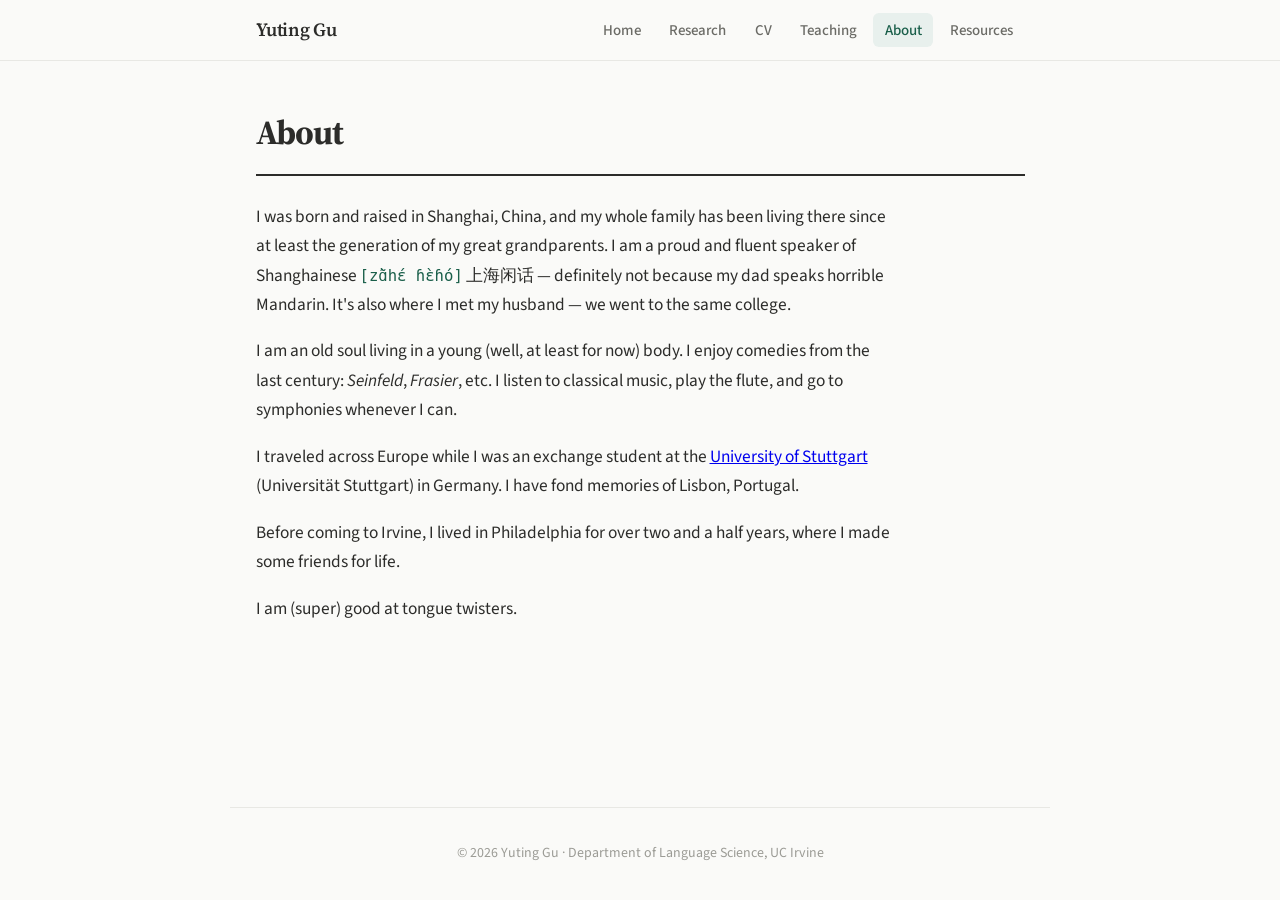
<file: about.html>
<!DOCTYPE html>
<html lang="en">
<head>
  <meta charset="UTF-8">
  <meta name="viewport" content="width=device-width, initial-scale=1.0">
  <title>About — Yuting Gu</title>
  <link rel="preconnect" href="https://fonts.googleapis.com">
  <link href="https://fonts.googleapis.com/css2?family=Source+Serif+4:opsz,wght@8..60,400;8..60,600;8..60,700&family=Source+Sans+3:wght@400;500;600&display=swap" rel="stylesheet">
  <link rel="stylesheet" href="style.css">
</head>
<body>
  <nav>
    <div class="nav-inner">
      <a href="index.html" class="nav-name">Yuting Gu</a>
      <button class="hamburger" onclick="document.querySelector('.nav-links').classList.toggle('open')" aria-label="Menu">
        <span></span><span></span><span></span>
      </button>
      <ul class="nav-links">
        <li><a href="index.html">Home</a></li>
        <li><a href="research.html">Research</a></li>
        <li><a href="cv.html">CV</a></li>
        <li><a href="teaching.html">Teaching</a></li>
        <li><a href="about.html" class="active">About</a></li>
        <li><a href="resources.html">Resources</a></li>
      </ul>
    </div>
  </nav>

  <main>
    <h1 class="page-title">About</h1>

    <div class="about-content">
      <p>
        I was born and raised in Shanghai, China, and my whole family has been living there since
        at least the generation of my great grandparents. I am a proud and fluent speaker of
        Shanghainese <span class="ipa">[zɑ̃̀hɛ́ ɦɛ̀ɦó]</span> 上海闲话 &mdash; definitely not
        because my dad speaks horrible Mandarin. It's also where I met my husband — we went to the same college. 
      </p>

      <p>
        I am an old soul living in a young (well, at least for now) body. I enjoy comedies from
        the last century: <em>Seinfeld</em>, <em>Frasier</em>, etc. I listen to classical music,
        play the flute, and go to symphonies whenever I can.
      </p>

      <p>
        I traveled across Europe while I was an exchange student at the
        <a href="https://www.uni-stuttgart.de/en/">University of Stuttgart</a> (Universit&auml;t Stuttgart)
        in Germany. I have fond memories of Lisbon, Portugal.
      </p>

      <p>
        Before coming to Irvine, I lived in Philadelphia for over two and a half years, where I made some friends for life.
      </p>

      <p>
        I am (super) good at tongue twisters.
      </p>
    </div>
  </main>

  <footer>
    &copy; 2026 Yuting Gu &middot; Department of Language Science, UC Irvine
  </footer>
</body>
</html>
</file>
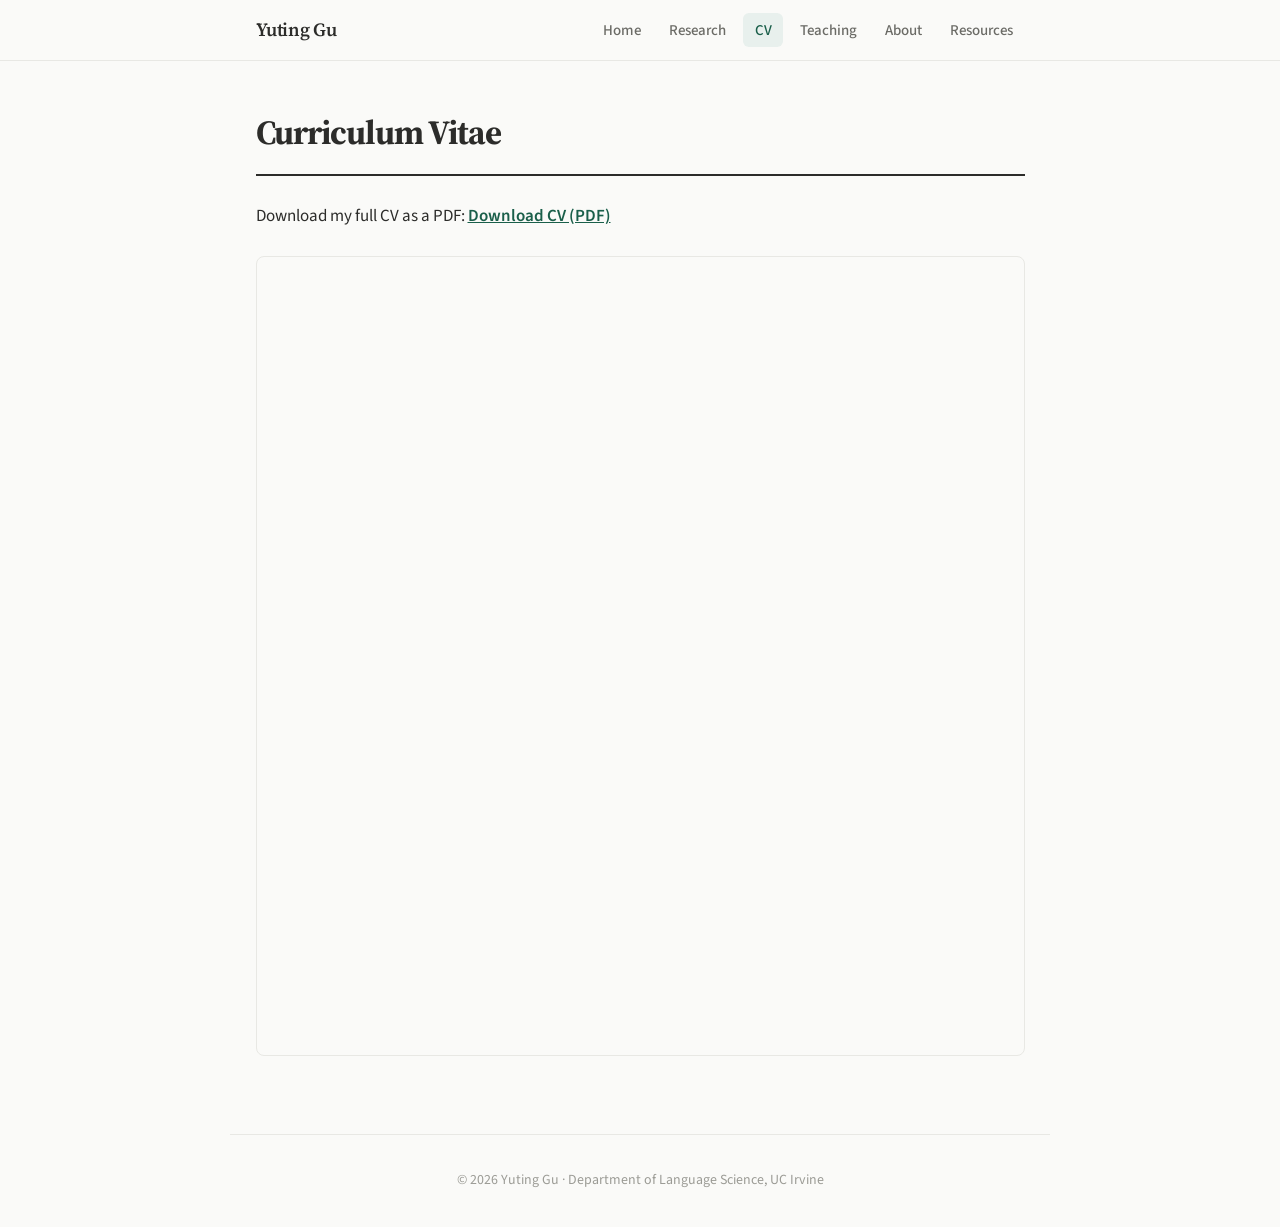
<file: cv.html>
<!DOCTYPE html>
<html lang="en">
<head>
  <meta charset="UTF-8">
  <meta name="viewport" content="width=device-width, initial-scale=1.0">
  <title>CV — Yuting Gu</title>
  <link rel="preconnect" href="https://fonts.googleapis.com">
  <link href="https://fonts.googleapis.com/css2?family=Source+Serif+4:opsz,wght@8..60,400;8..60,600;8..60,700&family=Source+Sans+3:wght@400;500;600&display=swap" rel="stylesheet">
  <link rel="stylesheet" href="style.css">
</head>
<body>
  <nav>
    <div class="nav-inner">
      <a href="index.html" class="nav-name">Yuting Gu</a>
      <button class="hamburger" onclick="document.querySelector('.nav-links').classList.toggle('open')" aria-label="Menu">
        <span></span><span></span><span></span>
      </button>
      <ul class="nav-links">
        <li><a href="index.html">Home</a></li>
        <li><a href="research.html">Research</a></li>
        <li><a href="cv.html" class="active">CV</a></li>
        <li><a href="teaching.html">Teaching</a></li>
        <li><a href="about.html">About</a></li>
        <li><a href="resources.html">Resources</a></li>
      </ul>
    </div>
  </nav>
  <main>
    <h1 class="page-title">Curriculum Vitae</h1>
    <p>Download my full CV as a PDF: <a href="cv.pdf?v=2" style="color: var(--color-accent); font-weight: 600;">Download CV (PDF)</a></p>
    <div style="margin-top: 1.5rem;">
      <iframe src="cv.pdf?v=2" width="100%" height="800" style="border: 1px solid var(--color-border); border-radius: 8px;"></iframe>
    </div>
  </main>
  <footer>
    &copy; 2026 Yuting Gu &middot; Department of Language Science, UC Irvine
  </footer>
</body>
</html>
</file>
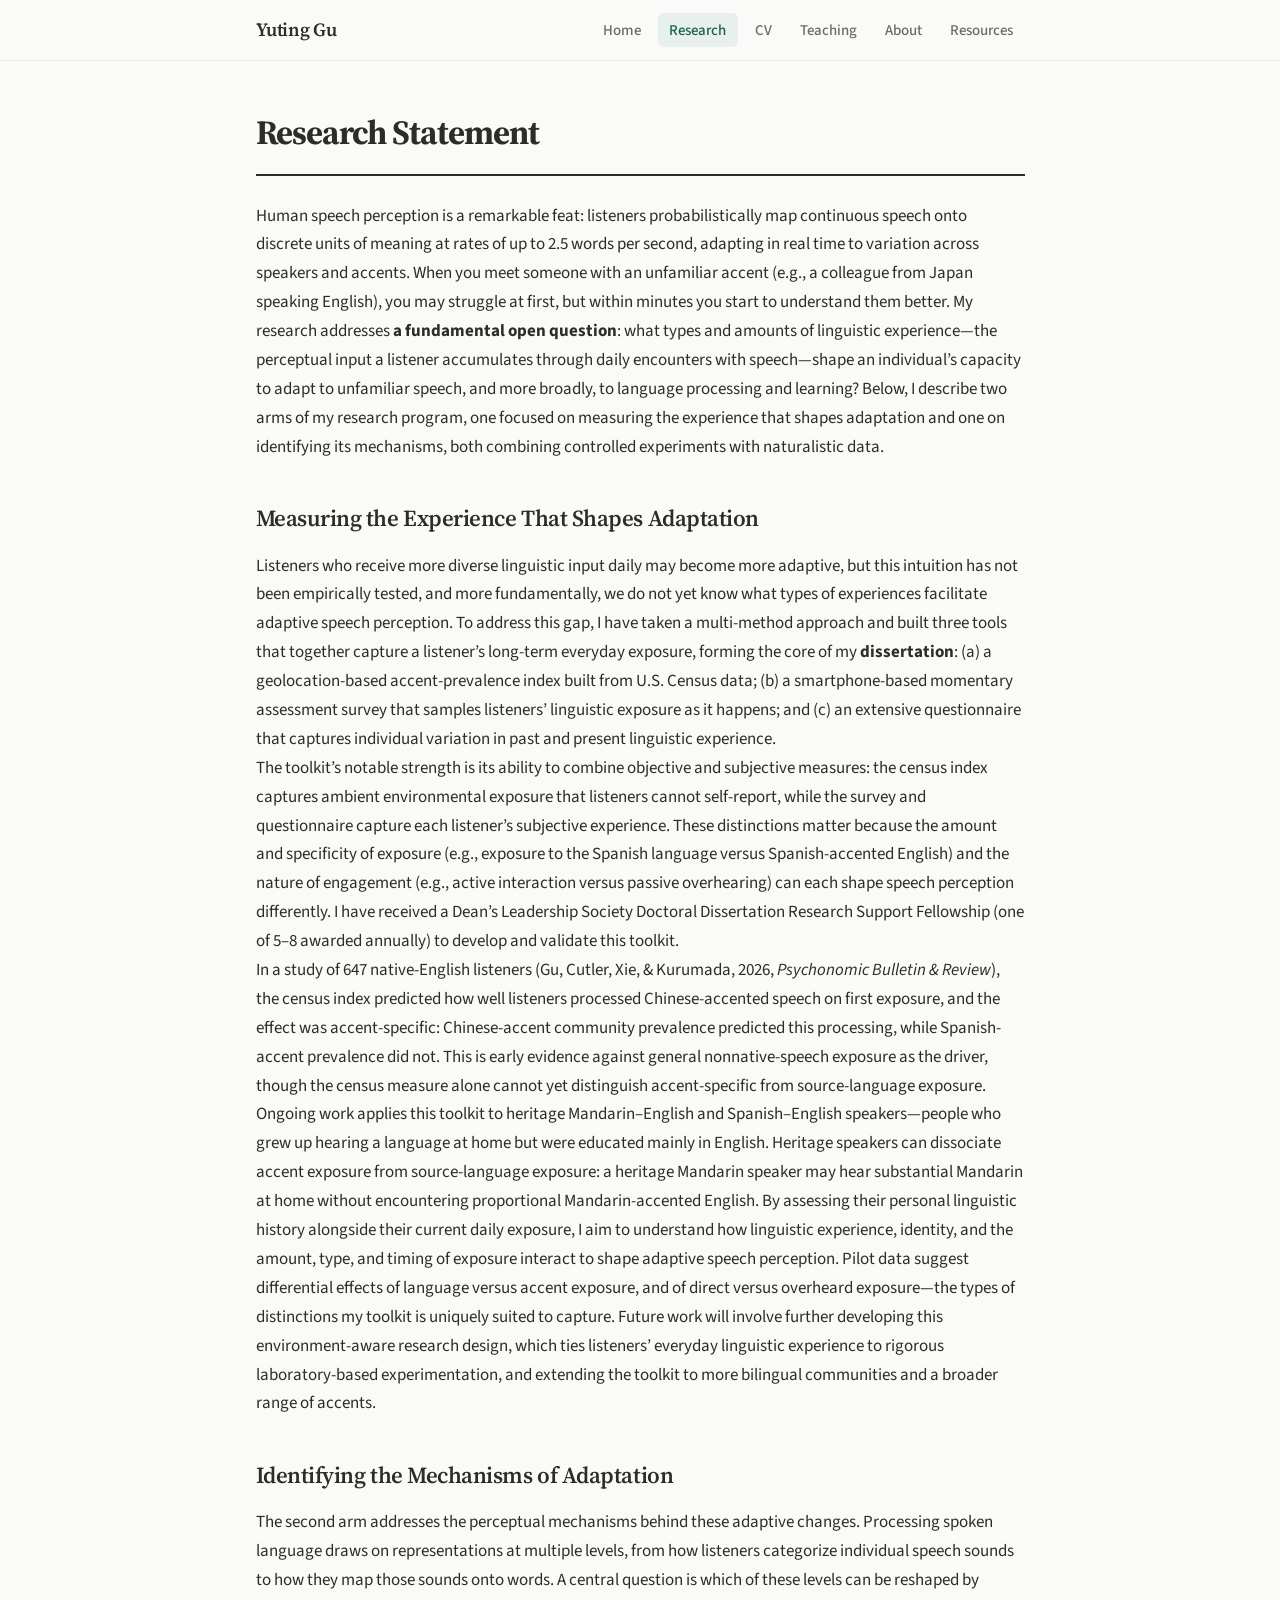
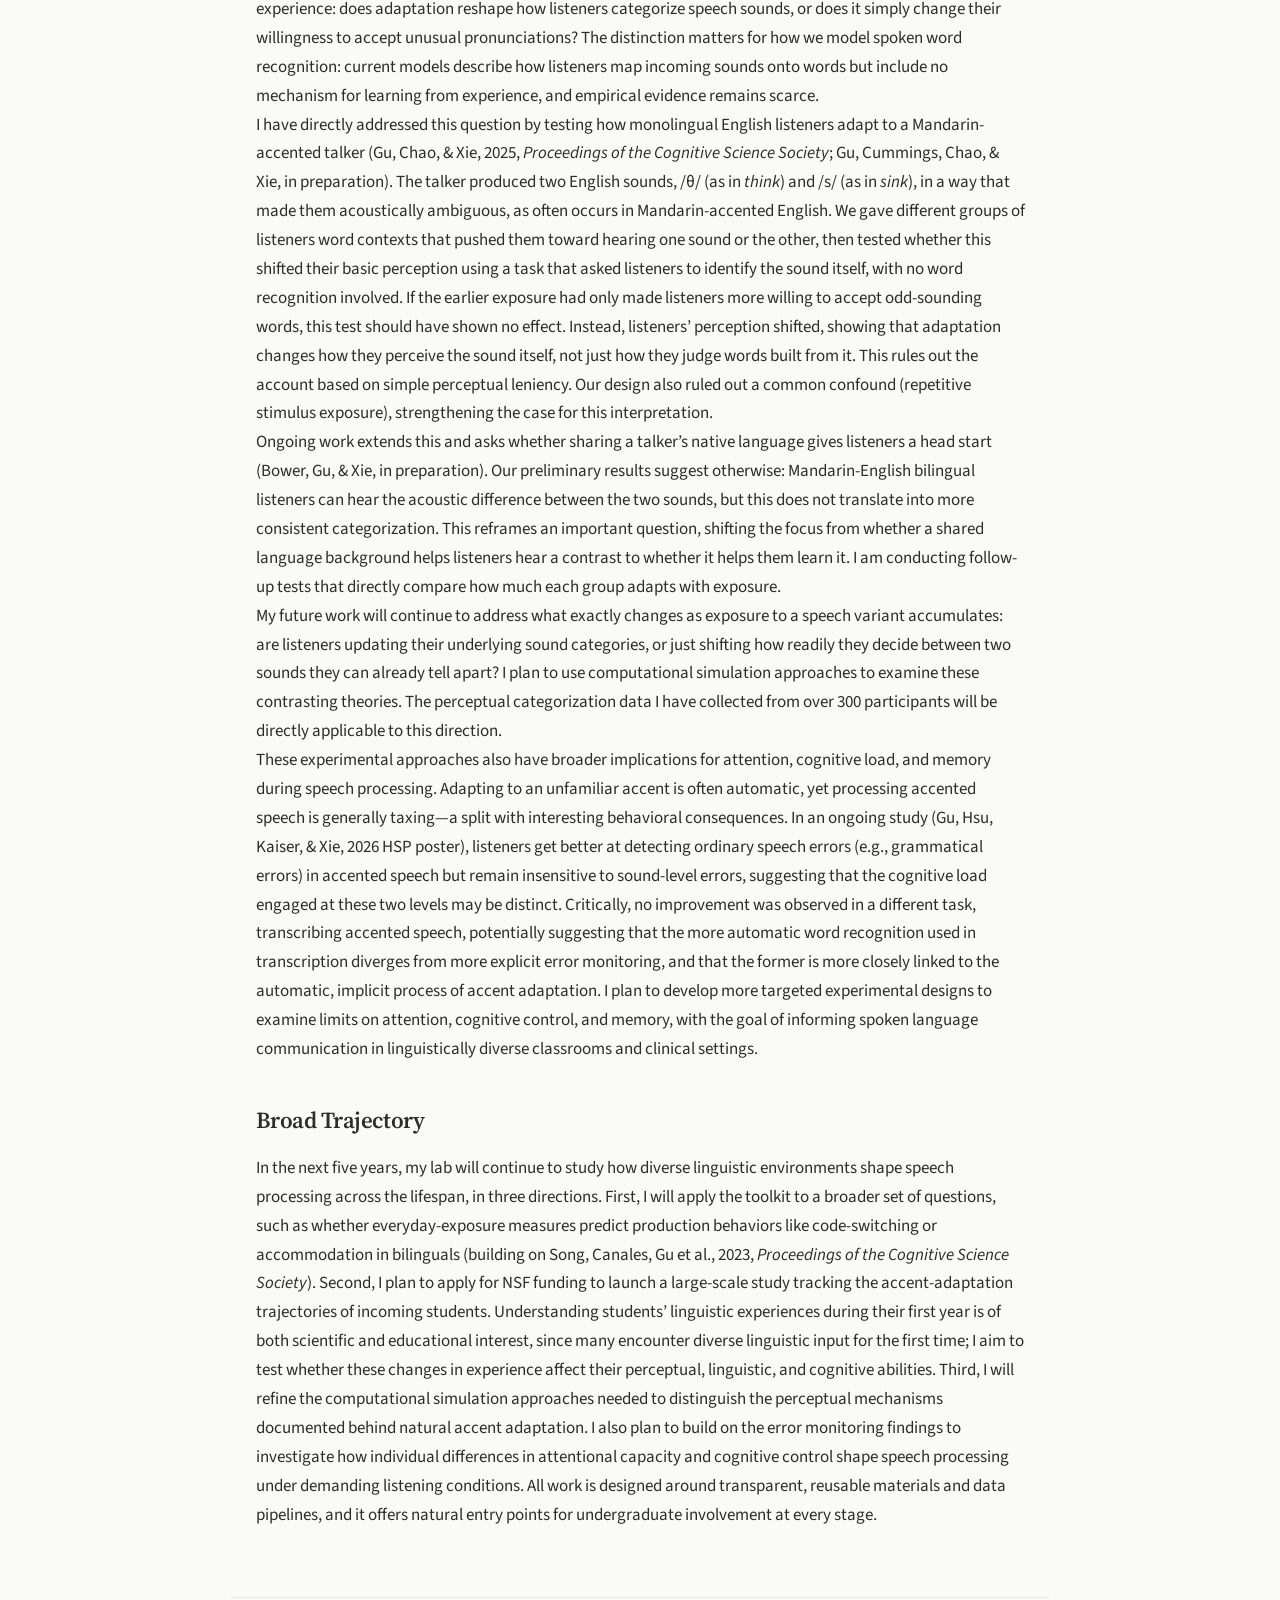
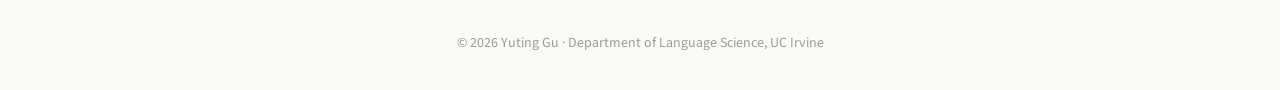
<file: research-statement.html>
<!DOCTYPE html>
<html lang="en">
<head>
  <meta charset="UTF-8">
  <meta name="viewport" content="width=device-width, initial-scale=1.0">
  <title>Research Statement — Yuting Gu</title>
  <link rel="preconnect" href="https://fonts.googleapis.com">
  <link href="https://fonts.googleapis.com/css2?family=Source+Serif+4:opsz,wght@8..60,400;8..60,600;8..60,700&family=Source+Sans+3:wght@400;500;600&display=swap" rel="stylesheet">
  <link rel="stylesheet" href="style.css">
</head>
<body>
  <nav>
    <div class="nav-inner">
      <a href="index.html" class="nav-name">Yuting Gu</a>
      <button class="hamburger" onclick="document.querySelector('.nav-links').classList.toggle('open')" aria-label="Menu">
        <span></span><span></span><span></span>
      </button>
      <ul class="nav-links">
        <li><a href="index.html">Home</a></li>
        <li><a href="research.html" class="active">Research</a></li>
        <li><a href="cv.html">CV</a></li>
        <li><a href="teaching.html">Teaching</a></li>
        <li><a href="about.html">About</a></li>
        <li><a href="resources.html">Resources</a></li>
      </ul>
    </div>
  </nav>

  <main>
    <h1 class="page-title">Research Statement</h1>

    <p>Human speech perception is a remarkable feat: listeners probabilistically map continuous speech onto discrete units of meaning at rates of up to 2.5 words per second, adapting in real time to variation across speakers and accents. When you meet someone with an unfamiliar accent (e.g., a colleague from Japan speaking English), you may struggle at first, but within minutes you start to understand them better. My research addresses <strong>a fundamental open question</strong>: what types and amounts of linguistic experience&mdash;the perceptual input a listener accumulates through daily encounters with speech&mdash;shape an individual&rsquo;s capacity to adapt to unfamiliar speech, and more broadly, to language processing and learning? Below, I describe two arms of my research program, one focused on measuring the experience that shapes adaptation and one on identifying its mechanisms, both combining controlled experiments with naturalistic data.</p>

    <h2>Measuring the Experience That Shapes Adaptation</h2>

    <p>Listeners who receive more diverse linguistic input daily may become more adaptive, but this intuition has not been empirically tested, and more fundamentally, we do not yet know what types of experiences facilitate adaptive speech perception. To address this gap, I have taken a multi-method approach and built three tools that together capture a listener&rsquo;s long-term everyday exposure, forming the core of my <strong>dissertation</strong>: (a) a geolocation-based accent-prevalence index built from U.S. Census data; (b) a smartphone-based momentary assessment survey that samples listeners&rsquo; linguistic exposure as it happens; and (c) an extensive questionnaire that captures individual variation in past and present linguistic experience.</p>

    <p>The toolkit&rsquo;s notable strength is its ability to combine objective and subjective measures: the census index captures ambient environmental exposure that listeners cannot self-report, while the survey and questionnaire capture each listener&rsquo;s subjective experience. These distinctions matter because the amount and specificity of exposure (e.g., exposure to the Spanish language versus Spanish-accented English) and the nature of engagement (e.g., active interaction versus passive overhearing) can each shape speech perception differently. I have received a Dean&rsquo;s Leadership Society Doctoral Dissertation Research Support Fellowship (one of 5&ndash;8 awarded annually) to develop and validate this toolkit.</p>

    <p>In a study of 647 native-English listeners (Gu, Cutler, Xie, &amp; Kurumada, 2026, <em>Psychonomic Bulletin &amp; Review</em>), the census index predicted how well listeners processed Chinese-accented speech on first exposure, and the effect was accent-specific: Chinese-accent community prevalence predicted this processing, while Spanish-accent prevalence did not. This is early evidence against general nonnative-speech exposure as the driver, though the census measure alone cannot yet distinguish accent-specific from source-language exposure.</p>

    <p>Ongoing work applies this toolkit to heritage Mandarin&ndash;English and Spanish&ndash;English speakers&mdash;people who grew up hearing a language at home but were educated mainly in English. Heritage speakers can dissociate accent exposure from source-language exposure: a heritage Mandarin speaker may hear substantial Mandarin at home without encountering proportional Mandarin-accented English. By assessing their personal linguistic history alongside their current daily exposure, I aim to understand how linguistic experience, identity, and the amount, type, and timing of exposure interact to shape adaptive speech perception. Pilot data suggest differential effects of language versus accent exposure, and of direct versus overheard exposure&mdash;the types of distinctions my toolkit is uniquely suited to capture. Future work will involve further developing this environment-aware research design, which ties listeners&rsquo; everyday linguistic experience to rigorous laboratory-based experimentation, and extending the toolkit to more bilingual communities and a broader range of accents.</p>

    <h2>Identifying the Mechanisms of Adaptation</h2>

    <p>The second arm addresses the perceptual mechanisms behind these adaptive changes. Processing spoken language draws on representations at multiple levels, from how listeners categorize individual speech sounds to how they map those sounds onto words. A central question is which of these levels can be reshaped by experience: does adaptation reshape how listeners categorize speech sounds, or does it simply change their willingness to accept unusual pronunciations? The distinction matters for how we model spoken word recognition: current models describe how listeners map incoming sounds onto words but include no mechanism for learning from experience, and empirical evidence remains scarce.</p>

    <p>I have directly addressed this question by testing how monolingual English listeners adapt to a Mandarin-accented talker (Gu, Chao, &amp; Xie, 2025, <em>Proceedings of the Cognitive Science Society</em>; Gu, Cummings, Chao, &amp; Xie, in preparation). The talker produced two English sounds, /&theta;/ (as in <em>think</em>) and /s/ (as in <em>sink</em>), in a way that made them acoustically ambiguous, as often occurs in Mandarin-accented English. We gave different groups of listeners word contexts that pushed them toward hearing one sound or the other, then tested whether this shifted their basic perception using a task that asked listeners to identify the sound itself, with no word recognition involved. If the earlier exposure had only made listeners more willing to accept odd-sounding words, this test should have shown no effect. Instead, listeners&rsquo; perception shifted, showing that adaptation changes how they perceive the sound itself, not just how they judge words built from it. This rules out the account based on simple perceptual leniency. Our design also ruled out a common confound (repetitive stimulus exposure), strengthening the case for this interpretation.</p>

    <p>Ongoing work extends this and asks whether sharing a talker&rsquo;s native language gives listeners a head start (Bower, Gu, &amp; Xie, in preparation). Our preliminary results suggest otherwise: Mandarin-English bilingual listeners can hear the acoustic difference between the two sounds, but this does not translate into more consistent categorization. This reframes an important question, shifting the focus from whether a shared language background helps listeners hear a contrast to whether it helps them learn it. I am conducting follow-up tests that directly compare how much each group adapts with exposure.</p>

    <p>My future work will continue to address what exactly changes as exposure to a speech variant accumulates: are listeners updating their underlying sound categories, or just shifting how readily they decide between two sounds they can already tell apart? I plan to use computational simulation approaches to examine these contrasting theories. The perceptual categorization data I have collected from over 300 participants will be directly applicable to this direction.</p>

    <p>These experimental approaches also have broader implications for attention, cognitive load, and memory during speech processing. Adapting to an unfamiliar accent is often automatic, yet processing accented speech is generally taxing&mdash;a split with interesting behavioral consequences. In an ongoing study (Gu, Hsu, Kaiser, &amp; Xie, 2026 HSP poster), listeners get better at detecting ordinary speech errors (e.g., grammatical errors) in accented speech but remain insensitive to sound-level errors, suggesting that the cognitive load engaged at these two levels may be distinct. Critically, no improvement was observed in a different task, transcribing accented speech, potentially suggesting that the more automatic word recognition used in transcription diverges from more explicit error monitoring, and that the former is more closely linked to the automatic, implicit process of accent adaptation. I plan to develop more targeted experimental designs to examine limits on attention, cognitive control, and memory, with the goal of informing spoken language communication in linguistically diverse classrooms and clinical settings.</p>

    <h2>Broad Trajectory</h2>

    <p>In the next five years, my lab will continue to study how diverse linguistic environments shape speech processing across the lifespan, in three directions. First, I will apply the toolkit to a broader set of questions, such as whether everyday-exposure measures predict production behaviors like code-switching or accommodation in bilinguals (building on Song, Canales, Gu et al., 2023, <em>Proceedings of the Cognitive Science Society</em>). Second, I plan to apply for NSF funding to launch a large-scale study tracking the accent-adaptation trajectories of incoming students. Understanding students&rsquo; linguistic experiences during their first year is of both scientific and educational interest, since many encounter diverse linguistic input for the first time; I aim to test whether these changes in experience affect their perceptual, linguistic, and cognitive abilities. Third, I will refine the computational simulation approaches needed to distinguish the perceptual mechanisms documented behind natural accent adaptation. I also plan to build on the error monitoring findings to investigate how individual differences in attentional capacity and cognitive control shape speech processing under demanding listening conditions. All work is designed around transparent, reusable materials and data pipelines, and it offers natural entry points for undergraduate involvement at every stage.</p>
  </main>

  <footer>
    &copy; 2026 Yuting Gu &middot; Department of Language Science, UC Irvine
  </footer>
</body>
</html>
</file>
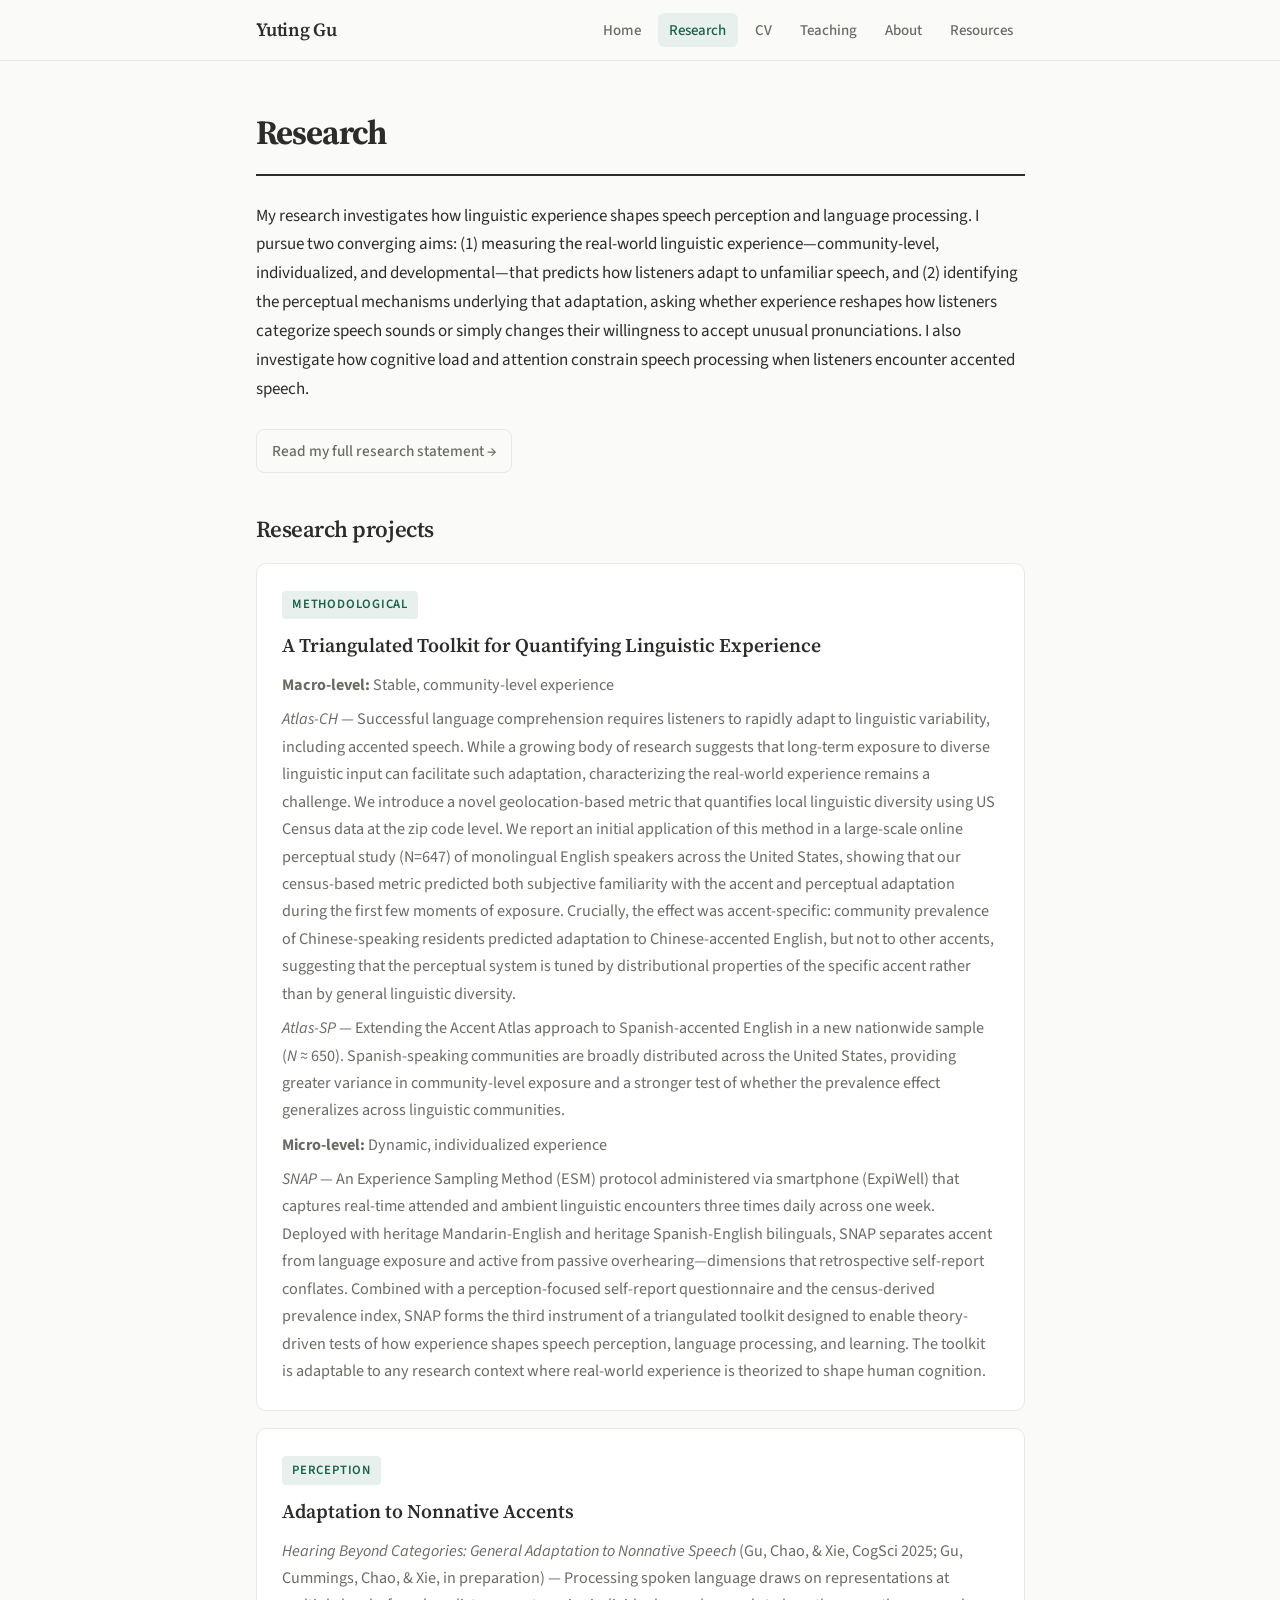
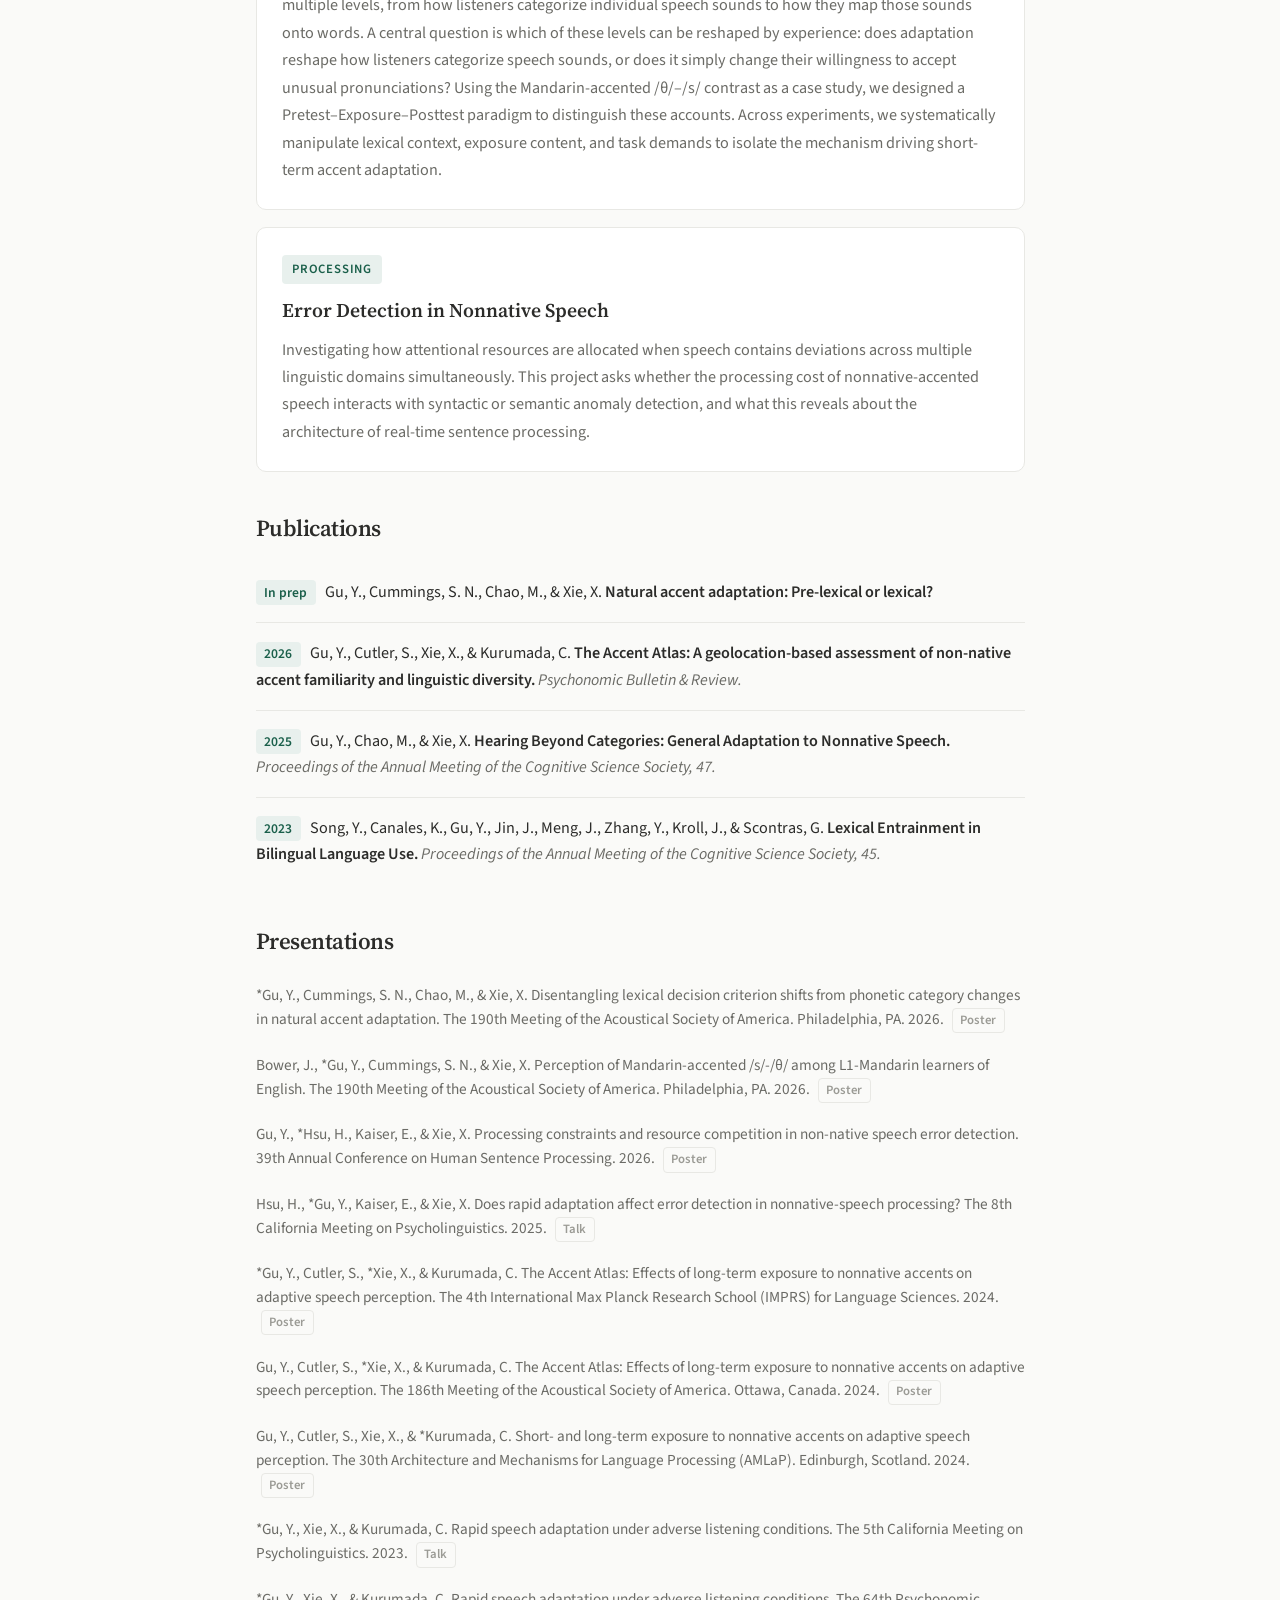
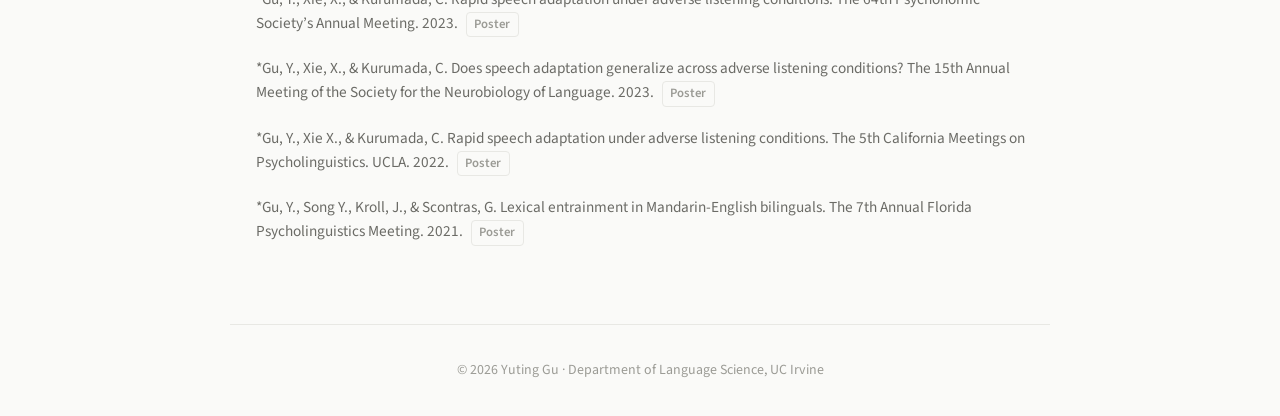
<file: research.html>
<!DOCTYPE html>
<html lang="en">
<head>
  <meta charset="UTF-8">
  <meta name="viewport" content="width=device-width, initial-scale=1.0">
  <title>Research — Yuting Gu</title>
  <link rel="preconnect" href="https://fonts.googleapis.com">
  <link href="https://fonts.googleapis.com/css2?family=Source+Serif+4:opsz,wght@8..60,400;8..60,600;8..60,700&family=Source+Sans+3:wght@400;500;600&display=swap" rel="stylesheet">
  <link rel="stylesheet" href="style.css">
</head>
<body>
  <nav>
    <div class="nav-inner">
      <a href="index.html" class="nav-name">Yuting Gu</a>
      <button class="hamburger" onclick="document.querySelector('.nav-links').classList.toggle('open')" aria-label="Menu">
        <span></span><span></span><span></span>
      </button>
      <ul class="nav-links">
        <li><a href="index.html">Home</a></li>
        <li><a href="research.html" class="active">Research</a></li>
        <li><a href="cv.html">CV</a></li>
        <li><a href="teaching.html">Teaching</a></li>
        <li><a href="about.html">About</a></li>
        <li><a href="resources.html">Resources</a></li>
      </ul>
    </div>
  </nav>

  <main>
    <h1 class="page-title">Research</h1>

    <p>My research investigates how linguistic experience shapes speech perception and language processing. I pursue two converging aims: (1) measuring the real-world linguistic experience&mdash;community-level, individualized, and developmental&mdash;that predicts how listeners adapt to unfamiliar speech, and (2) identifying the perceptual mechanisms underlying that adaptation, asking whether experience reshapes how listeners categorize speech sounds or simply changes their willingness to accept unusual pronunciations. I also investigate how cognitive load and attention constrain speech processing when listeners encounter accented speech.</p>

    <div class="contact-links">
      <a href="research-statement.html">Read my full research statement &rarr;</a>
    </div>

    <h2>Research projects</h2>

    <div class="card">
      <span class="card-label">Methodological</span>
      <h3>A Triangulated Toolkit for Quantifying Linguistic Experience</h3>
      <p><strong>Macro-level:</strong> Stable, community-level experience</p>
      <p><em>Atlas-CH</em> &mdash; Successful language comprehension requires listeners to rapidly adapt to linguistic variability, including accented speech. While a growing body of research suggests that long-term exposure to diverse linguistic input can facilitate such adaptation, characterizing the real-world experience remains a challenge. We introduce a novel geolocation-based metric that quantifies local linguistic diversity using US Census data at the zip code level. We report an initial application of this method in a large-scale online perceptual study (N=647) of monolingual English speakers across the United States, showing that our census-based metric predicted both subjective familiarity with the accent and perceptual adaptation during the first few moments of exposure. Crucially, the effect was accent-specific: community prevalence of Chinese-speaking residents predicted adaptation to Chinese-accented English, but not to other accents, suggesting that the perceptual system is tuned by distributional properties of the specific accent rather than by general linguistic diversity.</p>
      <p><em>Atlas-SP</em> &mdash; Extending the Accent Atlas approach to Spanish-accented English in a new nationwide sample (<em>N</em> &asymp; 650). Spanish-speaking communities are broadly distributed across the United States, providing greater variance in community-level exposure and a stronger test of whether the prevalence effect generalizes across linguistic communities.</p>
      <p><strong>Micro-level:</strong> Dynamic, individualized experience</p>
      <p><em>SNAP</em> &mdash; An Experience Sampling Method (ESM) protocol administered via smartphone (ExpiWell) that captures real-time attended and ambient linguistic encounters three times daily across one week. Deployed with heritage Mandarin-English and heritage Spanish-English bilinguals, SNAP separates accent from language exposure and active from passive overhearing&mdash;dimensions that retrospective self-report conflates. Combined with a perception-focused self-report questionnaire and the census-derived prevalence index, SNAP forms the third instrument of a triangulated toolkit designed to enable theory-driven tests of how experience shapes speech perception, language processing, and learning. The toolkit is adaptable to any research context where real-world experience is theorized to shape human cognition.</p>
    </div>

    <div class="card">
      <span class="card-label">Perception</span>
      <h3>Adaptation to Nonnative Accents</h3>
      <p><em>Hearing Beyond Categories: General Adaptation to Nonnative Speech</em> (Gu, Chao, &amp; Xie, CogSci 2025; Gu, Cummings, Chao, &amp; Xie, in preparation) &mdash; Processing spoken language draws on representations at multiple levels, from how listeners categorize individual speech sounds to how they map those sounds onto words. A central question is which of these levels can be reshaped by experience: does adaptation reshape how listeners categorize speech sounds, or does it simply change their willingness to accept unusual pronunciations? Using the Mandarin-accented /&theta;/&ndash;/s/ contrast as a case study, we designed a Pretest&ndash;Exposure&ndash;Posttest paradigm to distinguish these accounts. Across experiments, we systematically manipulate lexical context, exposure content, and task demands to isolate the mechanism driving short-term accent adaptation.</p>
    </div>

    <div class="card">
      <span class="card-label">Processing</span>
      <h3>Error Detection in Nonnative Speech</h3>
      <p>Investigating how attentional resources are allocated when speech contains deviations across multiple linguistic domains simultaneously. This project asks whether the processing cost of nonnative-accented speech interacts with syntactic or semantic anomaly detection, and what this reveals about the architecture of real-time sentence processing.</p>
    </div>

    <h2>Publications</h2>

    <ul class="pub-list">
      <li>
        <span class="pub-year">In prep</span>
        Gu, Y., Cummings, S. N., Chao, M., &amp; Xie, X.
        <span class="pub-title">Natural accent adaptation: Pre-lexical or lexical?</span>
      </li>
      <li>
        <span class="pub-year">2026</span>
        Gu, Y., Cutler, S., Xie, X., &amp; Kurumada, C.
        <span class="pub-title">The Accent Atlas: A geolocation-based assessment of non-native accent familiarity and linguistic diversity.</span>
        <span class="pub-venue">Psychonomic Bulletin &amp; Review.</span>
      </li>
      <li>
        <span class="pub-year">2025</span>
        Gu, Y., Chao, M., &amp; Xie, X.
        <span class="pub-title">Hearing Beyond Categories: General Adaptation to Nonnative Speech.</span>
        <span class="pub-venue">Proceedings of the Annual Meeting of the Cognitive Science Society, 47.</span>
      </li>
      <li>
        <span class="pub-year">2023</span>
        Song, Y., Canales, K., Gu, Y., Jin, J., Meng, J., Zhang, Y., Kroll, J., &amp; Scontras, G.
        <span class="pub-title">Lexical Entrainment in Bilingual Language Use.</span>
        <span class="pub-venue">Proceedings of the Annual Meeting of the Cognitive Science Society, 45.</span>
      </li>
    </ul>

    <h2>Presentations</h2>

    <ul class="pres-list">
      <li>
        *Gu, Y., Cummings, S. N., Chao, M., &amp; Xie, X. Disentangling lexical decision criterion shifts from phonetic category changes in natural accent adaptation. The 190th Meeting of the Acoustical Society of America. Philadelphia, PA. 2026.
        <span class="pres-type">Poster</span>
      </li>
      <li>
        Bower, J., *Gu, Y., Cummings, S. N., &amp; Xie, X. Perception of Mandarin-accented /s/-/&theta;/ among L1-Mandarin learners of English. The 190th Meeting of the Acoustical Society of America. Philadelphia, PA. 2026.
        <span class="pres-type">Poster</span>
      </li>
      <li>
        Gu, Y., *Hsu, H., Kaiser, E., &amp; Xie, X. Processing constraints and resource competition in non-native speech error detection. 39th Annual Conference on Human Sentence Processing. 2026.
        <span class="pres-type">Poster</span>
      </li>
      <li>
        Hsu, H., *Gu, Y., Kaiser, E., &amp; Xie, X. Does rapid adaptation affect error detection in nonnative-speech processing? The 8th California Meeting on Psycholinguistics. 2025.
        <span class="pres-type">Talk</span>
      </li>
      <li>
        *Gu, Y., Cutler, S., *Xie, X., &amp; Kurumada, C. The Accent Atlas: Effects of long-term exposure to nonnative accents on adaptive speech perception. The 4th International Max Planck Research School (IMPRS) for Language Sciences. 2024.
        <span class="pres-type">Poster</span>
      </li>
      <li>
        Gu, Y., Cutler, S., *Xie, X., &amp; Kurumada, C. The Accent Atlas: Effects of long-term exposure to nonnative accents on adaptive speech perception. The 186th Meeting of the Acoustical Society of America. Ottawa, Canada. 2024.
        <span class="pres-type">Poster</span>
      </li>
      <li>
        Gu, Y., Cutler, S., Xie, X., &amp; *Kurumada, C. Short- and long-term exposure to nonnative accents on adaptive speech perception. The 30th Architecture and Mechanisms for Language Processing (AMLaP). Edinburgh, Scotland. 2024.
        <span class="pres-type">Poster</span>
      </li>
      <li>
        *Gu, Y., Xie, X., &amp; Kurumada, C. Rapid speech adaptation under adverse listening conditions. The 5th California Meeting on Psycholinguistics. 2023.
        <span class="pres-type">Talk</span>
      </li>
      <li>
        *Gu, Y., Xie, X., &amp; Kurumada, C. Rapid speech adaptation under adverse listening conditions. The 64th Psychonomic Society&rsquo;s Annual Meeting. 2023.
        <span class="pres-type">Poster</span>
      </li>
      <li>
        *Gu, Y., Xie, X., &amp; Kurumada, C. Does speech adaptation generalize across adverse listening conditions? The 15th Annual Meeting of the Society for the Neurobiology of Language. 2023.
        <span class="pres-type">Poster</span>
      </li>
      <li>
        *Gu, Y., Xie X., &amp; Kurumada, C. Rapid speech adaptation under adverse listening conditions. The 5th California Meetings on Psycholinguistics. UCLA. 2022.
        <span class="pres-type">Poster</span>
      </li>
      <li>
        *Gu, Y., Song Y., Kroll, J., &amp; Scontras, G. Lexical entrainment in Mandarin-English bilinguals. The 7th Annual Florida Psycholinguistics Meeting. 2021.
        <span class="pres-type">Poster</span>
      </li>
    </ul>
  </main>

  <footer>
    &copy; 2026 Yuting Gu &middot; Department of Language Science, UC Irvine
  </footer>
</body>
</html>
</file>
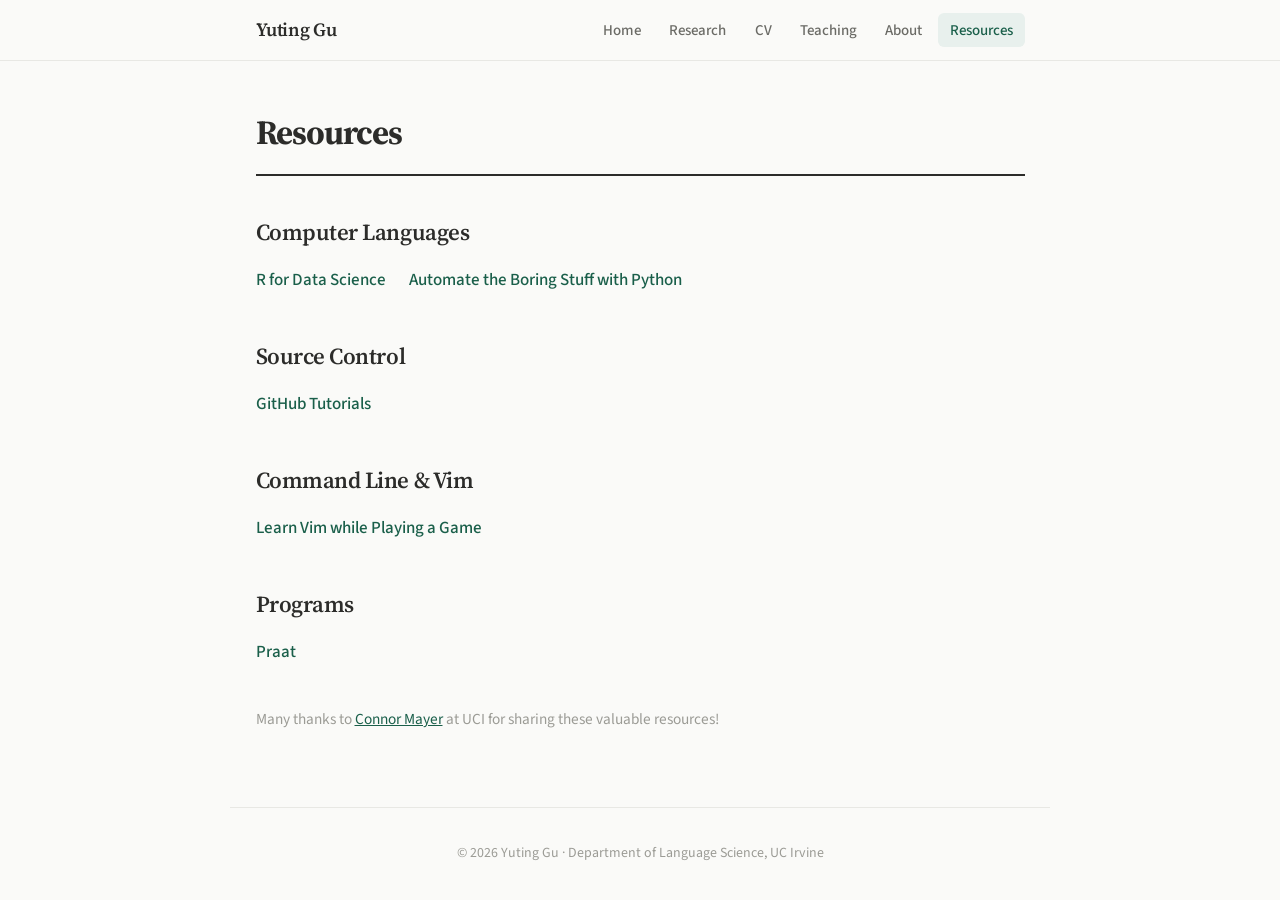
<file: resources.html>
<!DOCTYPE html>
<html lang="en">
<head>
  <meta charset="UTF-8">
  <meta name="viewport" content="width=device-width, initial-scale=1.0">
  <title>Resources — Yuting Gu</title>
  <link rel="preconnect" href="https://fonts.googleapis.com">
  <link href="https://fonts.googleapis.com/css2?family=Source+Serif+4:opsz,wght@8..60,400;8..60,600;8..60,700&family=Source+Sans+3:wght@400;500;600&display=swap" rel="stylesheet">
  <link rel="stylesheet" href="style.css">
</head>
<body>
  <nav>
    <div class="nav-inner">
      <a href="index.html" class="nav-name">Yuting Gu</a>
      <button class="hamburger" onclick="document.querySelector('.nav-links').classList.toggle('open')" aria-label="Menu">
        <span></span><span></span><span></span>
      </button>
      <ul class="nav-links">
        <li><a href="index.html">Home</a></li>
        <li><a href="research.html">Research</a></li>
        <li><a href="cv.html">CV</a></li>
        <li><a href="teaching.html">Teaching</a></li>
        <li><a href="about.html">About</a></li>
        <li><a href="resources.html" class="active">Resources</a></li>
      </ul>
    </div>
  </nav>

  <main>
    <h1 class="page-title">Resources</h1>

    <div class="resource-group">
      <h2>Computer Languages</h2>
      <a href="https://r4ds.had.co.nz/index.html">R for Data Science</a>
      <a href="https://automatetheboringstuff.com/">Automate the Boring Stuff with Python</a>
    </div>

    <div class="resource-group">
      <h2>Source Control</h2>
      <a href="https://www.atlassian.com/git/tutorials/what-is-version-control">GitHub Tutorials</a>
    </div>

    <div class="resource-group">
      <h2>Command Line &amp; Vim</h2>
      <a href="https://vim-adventures.com/">Learn Vim while Playing a Game</a>
    </div>

    <div class="resource-group">
      <h2>Programs</h2>
      <a href="https://www.fon.hum.uva.nl/praat/">Praat</a>
    </div>

    <p style="margin-top: 2rem; font-size: 0.9rem; color: var(--color-text-tertiary);">
      Many thanks to <a href="https://www.socsci.uci.edu/~cjmayer/index.html" style="color: var(--color-accent);">Connor Mayer</a>
      at UCI for sharing these valuable resources!
    </p>
  </main>

  <footer>
    &copy; 2026 Yuting Gu &middot; Department of Language Science, UC Irvine
  </footer>
</body>
</html>
</file>
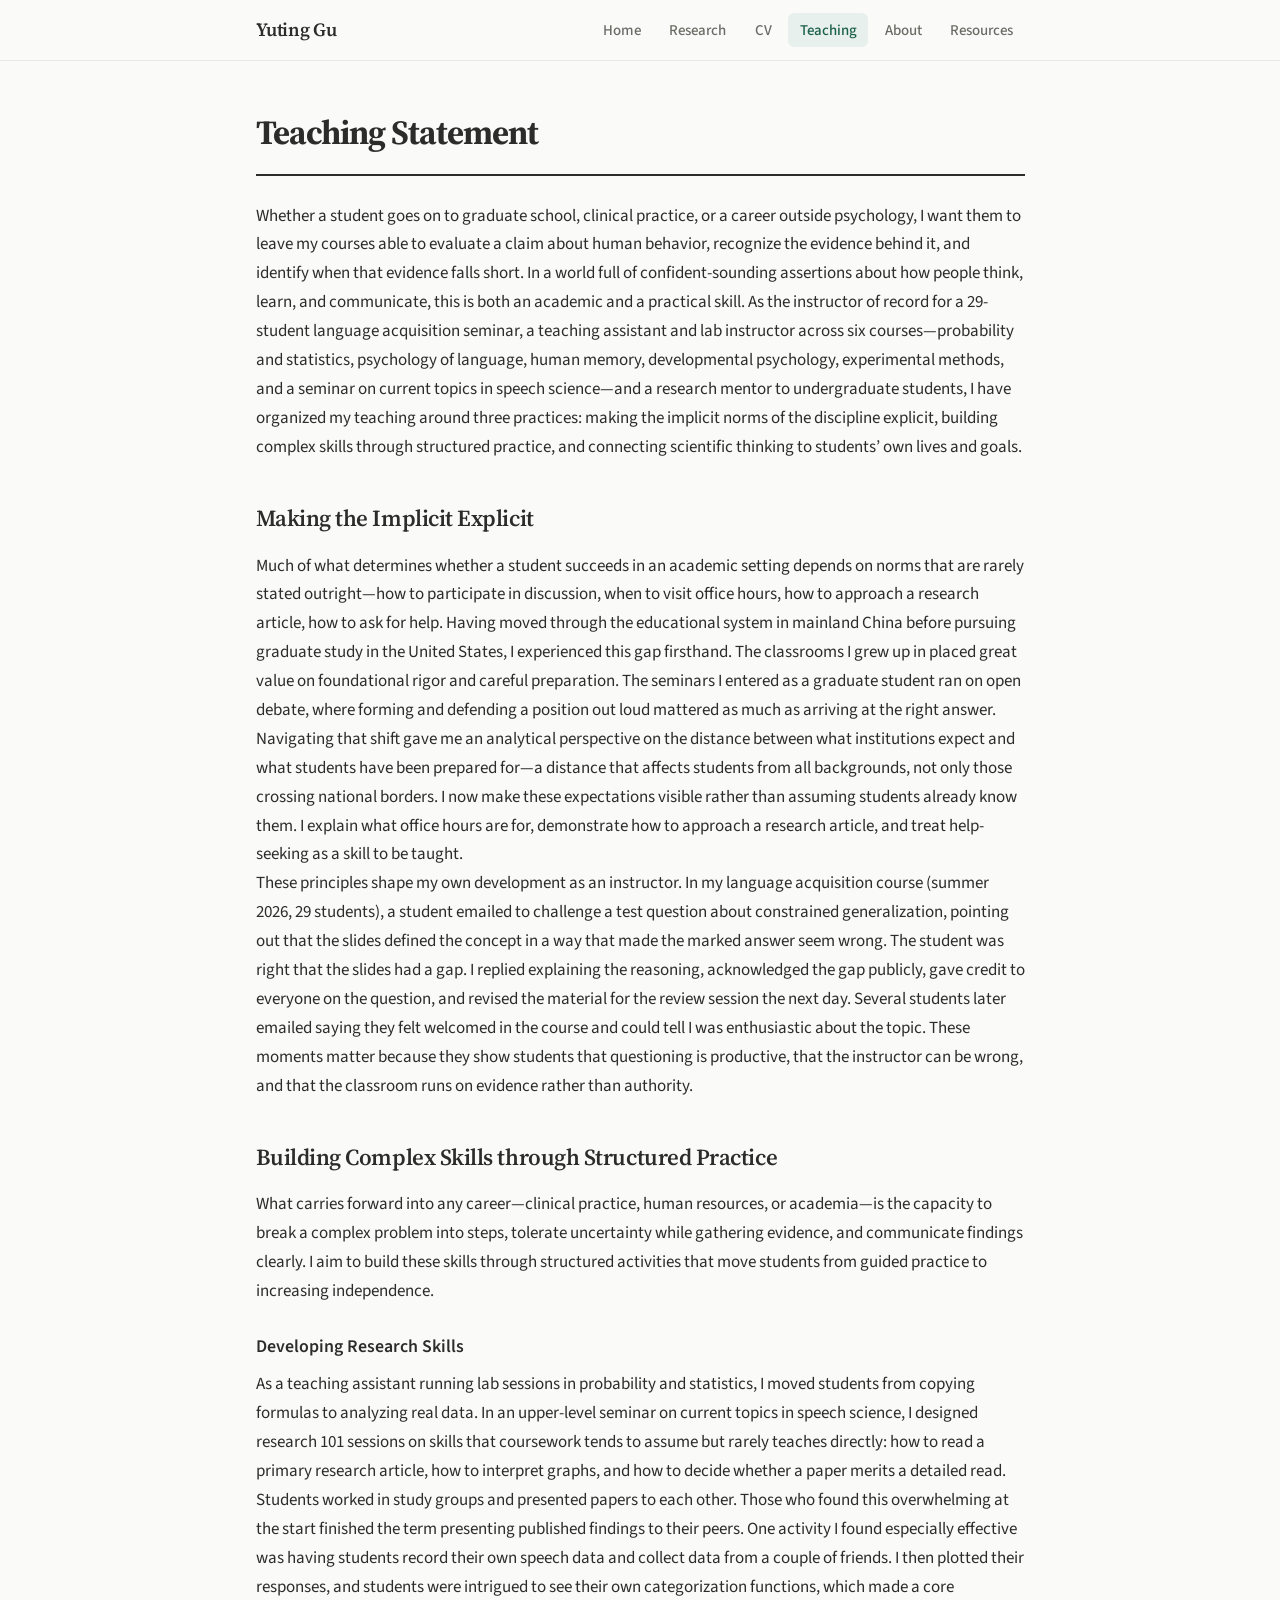
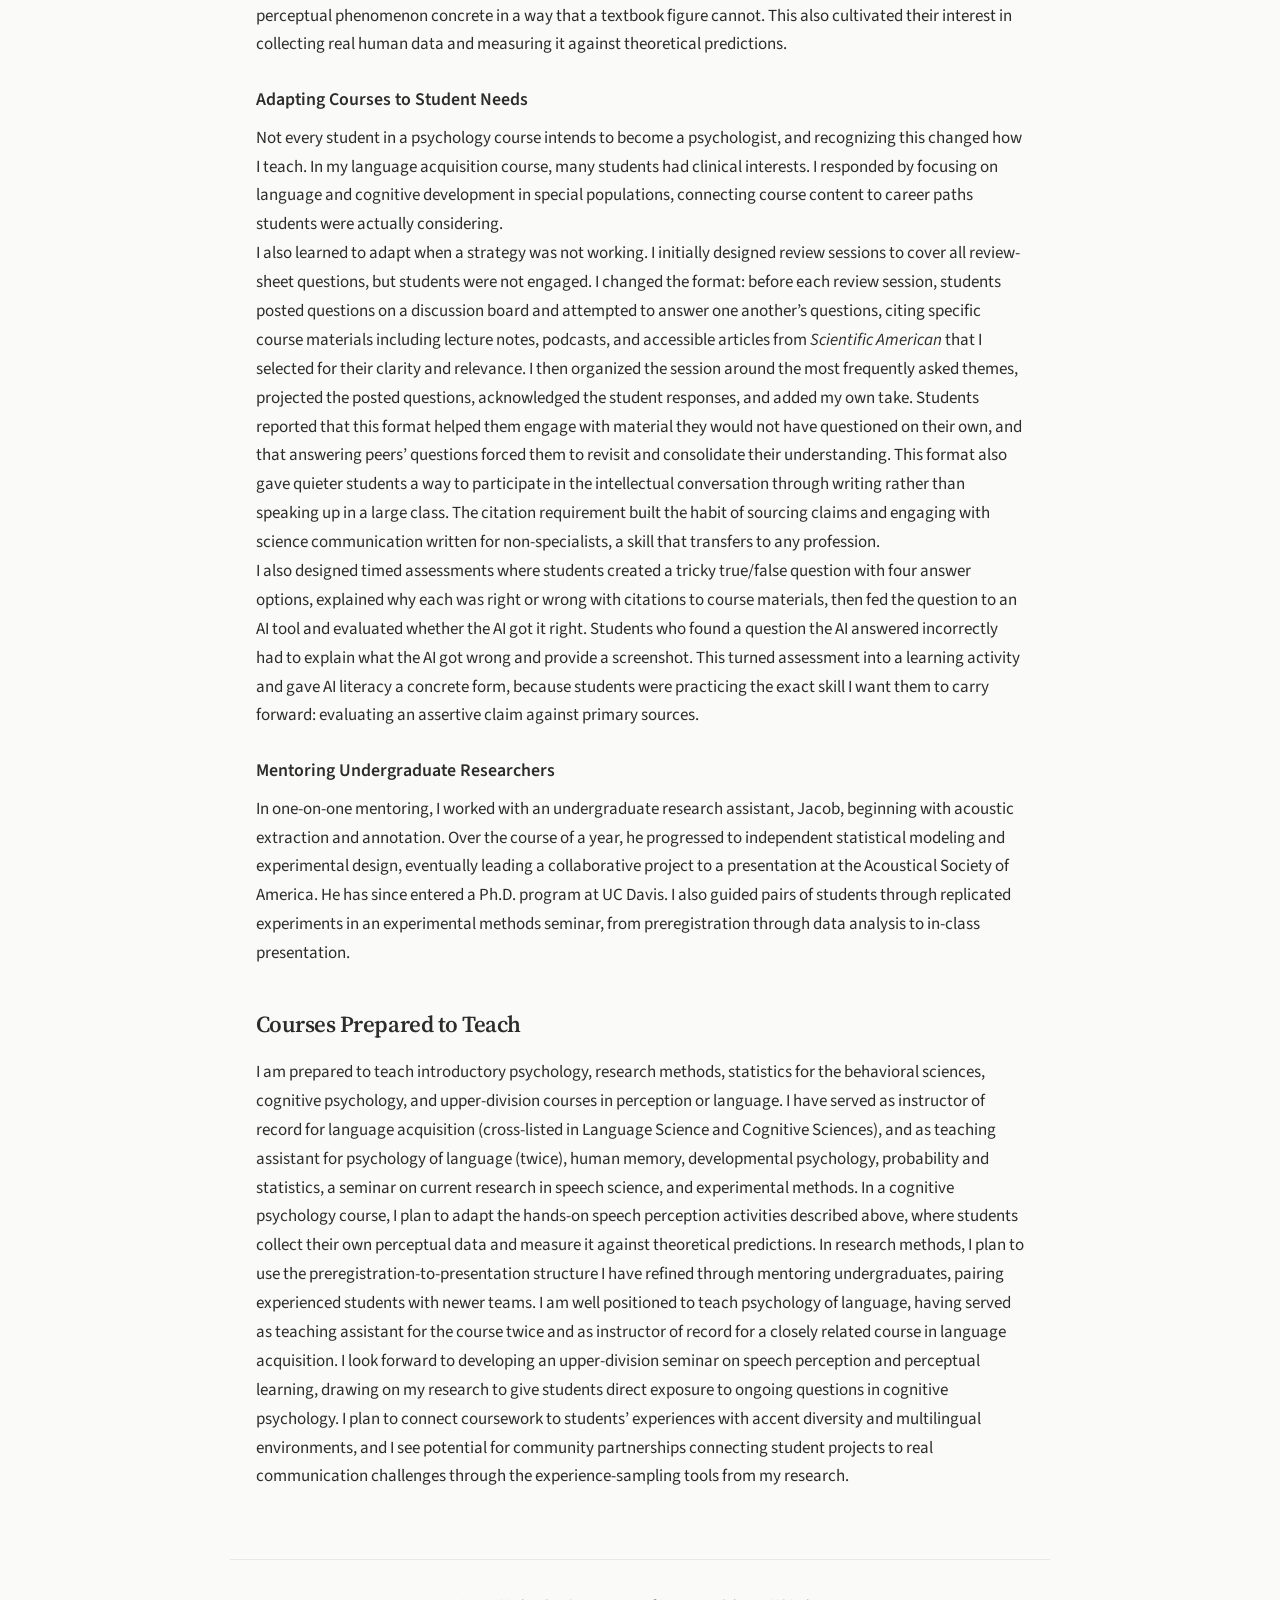
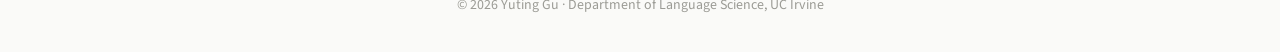
<file: teaching-statement.html>
<!DOCTYPE html>
<html lang="en">
<head>
  <meta charset="UTF-8">
  <meta name="viewport" content="width=device-width, initial-scale=1.0">
  <title>Teaching Statement — Yuting Gu</title>
  <link rel="preconnect" href="https://fonts.googleapis.com">
  <link href="https://fonts.googleapis.com/css2?family=Source+Serif+4:opsz,wght@8..60,400;8..60,600;8..60,700&family=Source+Sans+3:wght@400;500;600&display=swap" rel="stylesheet">
  <link rel="stylesheet" href="style.css">
</head>
<body>
  <nav>
    <div class="nav-inner">
      <a href="index.html" class="nav-name">Yuting Gu</a>
      <button class="hamburger" onclick="document.querySelector('.nav-links').classList.toggle('open')" aria-label="Menu">
        <span></span><span></span><span></span>
      </button>
      <ul class="nav-links">
        <li><a href="index.html">Home</a></li>
        <li><a href="research.html">Research</a></li>
        <li><a href="cv.html">CV</a></li>
        <li><a href="teaching.html" class="active">Teaching</a></li>
        <li><a href="about.html">About</a></li>
        <li><a href="resources.html">Resources</a></li>
      </ul>
    </div>
  </nav>

  <main>
    <h1 class="page-title">Teaching Statement</h1>

    <p>Whether a student goes on to graduate school, clinical practice, or a career outside psychology, I want them to leave my courses able to evaluate a claim about human behavior, recognize the evidence behind it, and identify when that evidence falls short. In a world full of confident-sounding assertions about how people think, learn, and communicate, this is both an academic and a practical skill. As the instructor of record for a 29-student language acquisition seminar, a teaching assistant and lab instructor across six courses&mdash;probability and statistics, psychology of language, human memory, developmental psychology, experimental methods, and a seminar on current topics in speech science&mdash;and a research mentor to undergraduate students, I have organized my teaching around three practices: making the implicit norms of the discipline explicit, building complex skills through structured practice, and connecting scientific thinking to students&rsquo; own lives and goals.</p>

    <h2>Making the Implicit Explicit</h2>

    <p>Much of what determines whether a student succeeds in an academic setting depends on norms that are rarely stated outright&mdash;how to participate in discussion, when to visit office hours, how to approach a research article, how to ask for help. Having moved through the educational system in mainland China before pursuing graduate study in the United States, I experienced this gap firsthand. The classrooms I grew up in placed great value on foundational rigor and careful preparation. The seminars I entered as a graduate student ran on open debate, where forming and defending a position out loud mattered as much as arriving at the right answer. Navigating that shift gave me an analytical perspective on the distance between what institutions expect and what students have been prepared for&mdash;a distance that affects students from all backgrounds, not only those crossing national borders. I now make these expectations visible rather than assuming students already know them. I explain what office hours are for, demonstrate how to approach a research article, and treat help-seeking as a skill to be taught.</p>

    <p>These principles shape my own development as an instructor. In my language acquisition course (summer 2026, 29 students), a student emailed to challenge a test question about constrained generalization, pointing out that the slides defined the concept in a way that made the marked answer seem wrong. The student was right that the slides had a gap. I replied explaining the reasoning, acknowledged the gap publicly, gave credit to everyone on the question, and revised the material for the review session the next day. Several students later emailed saying they felt welcomed in the course and could tell I was enthusiastic about the topic. These moments matter because they show students that questioning is productive, that the instructor can be wrong, and that the classroom runs on evidence rather than authority.</p>

    <h2>Building Complex Skills through Structured Practice</h2>

    <p>What carries forward into any career&mdash;clinical practice, human resources, or academia&mdash;is the capacity to break a complex problem into steps, tolerate uncertainty while gathering evidence, and communicate findings clearly. I aim to build these skills through structured activities that move students from guided practice to increasing independence.</p>

    <h3>Developing Research Skills</h3>

    <p>As a teaching assistant running lab sessions in probability and statistics, I moved students from copying formulas to analyzing real data. In an upper-level seminar on current topics in speech science, I designed research 101 sessions on skills that coursework tends to assume but rarely teaches directly: how to read a primary research article, how to interpret graphs, and how to decide whether a paper merits a detailed read. Students worked in study groups and presented papers to each other. Those who found this overwhelming at the start finished the term presenting published findings to their peers. One activity I found especially effective was having students record their own speech data and collect data from a couple of friends. I then plotted their responses, and students were intrigued to see their own categorization functions, which made a core perceptual phenomenon concrete in a way that a textbook figure cannot. This also cultivated their interest in collecting real human data and measuring it against theoretical predictions.</p>

    <h3>Adapting Courses to Student Needs</h3>

    <p>Not every student in a psychology course intends to become a psychologist, and recognizing this changed how I teach. In my language acquisition course, many students had clinical interests. I responded by focusing on language and cognitive development in special populations, connecting course content to career paths students were actually considering.</p>

    <p>I also learned to adapt when a strategy was not working. I initially designed review sessions to cover all review-sheet questions, but students were not engaged. I changed the format: before each review session, students posted questions on a discussion board and attempted to answer one another&rsquo;s questions, citing specific course materials including lecture notes, podcasts, and accessible articles from <em>Scientific American</em> that I selected for their clarity and relevance. I then organized the session around the most frequently asked themes, projected the posted questions, acknowledged the student responses, and added my own take. Students reported that this format helped them engage with material they would not have questioned on their own, and that answering peers&rsquo; questions forced them to revisit and consolidate their understanding. This format also gave quieter students a way to participate in the intellectual conversation through writing rather than speaking up in a large class. The citation requirement built the habit of sourcing claims and engaging with science communication written for non-specialists, a skill that transfers to any profession.</p>

    <p>I also designed timed assessments where students created a tricky true/false question with four answer options, explained why each was right or wrong with citations to course materials, then fed the question to an AI tool and evaluated whether the AI got it right. Students who found a question the AI answered incorrectly had to explain what the AI got wrong and provide a screenshot. This turned assessment into a learning activity and gave AI literacy a concrete form, because students were practicing the exact skill I want them to carry forward: evaluating an assertive claim against primary sources.</p>

    <h3>Mentoring Undergraduate Researchers</h3>

    <p>In one-on-one mentoring, I worked with an undergraduate research assistant, Jacob, beginning with acoustic extraction and annotation. Over the course of a year, he progressed to independent statistical modeling and experimental design, eventually leading a collaborative project to a presentation at the Acoustical Society of America. He has since entered a Ph.D. program at UC Davis. I also guided pairs of students through replicated experiments in an experimental methods seminar, from preregistration through data analysis to in-class presentation.</p>

    <h2>Courses Prepared to Teach</h2>

    <p>I am prepared to teach introductory psychology, research methods, statistics for the behavioral sciences, cognitive psychology, and upper-division courses in perception or language. I have served as instructor of record for language acquisition (cross-listed in Language Science and Cognitive Sciences), and as teaching assistant for psychology of language (twice), human memory, developmental psychology, probability and statistics, a seminar on current research in speech science, and experimental methods. In a cognitive psychology course, I plan to adapt the hands-on speech perception activities described above, where students collect their own perceptual data and measure it against theoretical predictions. In research methods, I plan to use the preregistration-to-presentation structure I have refined through mentoring undergraduates, pairing experienced students with newer teams. I am well positioned to teach psychology of language, having served as teaching assistant for the course twice and as instructor of record for a closely related course in language acquisition. I look forward to developing an upper-division seminar on speech perception and perceptual learning, drawing on my research to give students direct exposure to ongoing questions in cognitive psychology. I plan to connect coursework to students&rsquo; experiences with accent diversity and multilingual environments, and I see potential for community partnerships connecting student projects to real communication challenges through the experience-sampling tools from my research.</p>
  </main>

  <footer>
    &copy; 2026 Yuting Gu &middot; Department of Language Science, UC Irvine
  </footer>
</body>
</html>
</file>
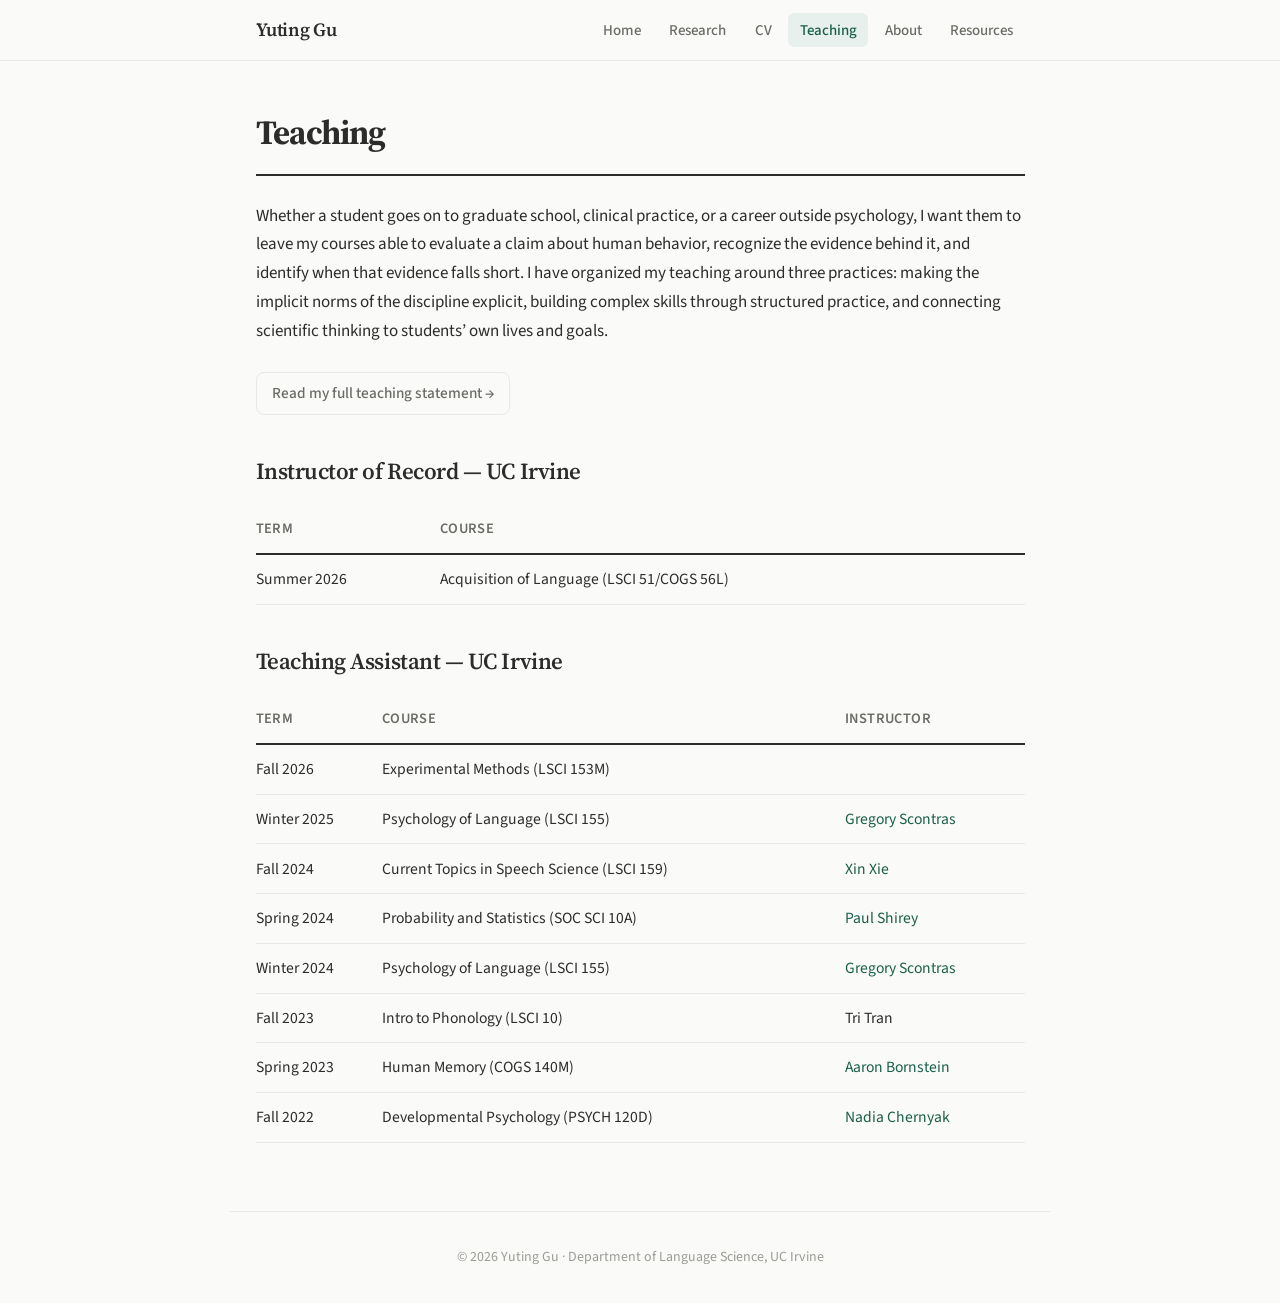
<file: teaching.html>
<!DOCTYPE html>
<html lang="en">
<head>
  <meta charset="UTF-8">
  <meta name="viewport" content="width=device-width, initial-scale=1.0">
  <title>Teaching — Yuting Gu</title>
  <link rel="preconnect" href="https://fonts.googleapis.com">
  <link href="https://fonts.googleapis.com/css2?family=Source+Serif+4:opsz,wght@8..60,400;8..60,600;8..60,700&family=Source+Sans+3:wght@400;500;600&display=swap" rel="stylesheet">
  <link rel="stylesheet" href="style.css">
</head>
<body>
  <nav>
    <div class="nav-inner">
      <a href="index.html" class="nav-name">Yuting Gu</a>
      <button class="hamburger" onclick="document.querySelector('.nav-links').classList.toggle('open')" aria-label="Menu">
        <span></span><span></span><span></span>
      </button>
      <ul class="nav-links">
        <li><a href="index.html">Home</a></li>
        <li><a href="research.html">Research</a></li>
        <li><a href="cv.html">CV</a></li>
        <li><a href="teaching.html" class="active">Teaching</a></li>
        <li><a href="about.html">About</a></li>
        <li><a href="resources.html">Resources</a></li>
      </ul>
    </div>
  </nav>
  <main>
    <h1 class="page-title">Teaching</h1>

    <p>Whether a student goes on to graduate school, clinical practice, or a career outside psychology, I want them to leave my courses able to evaluate a claim about human behavior, recognize the evidence behind it, and identify when that evidence falls short. I have organized my teaching around three practices: making the implicit norms of the discipline explicit, building complex skills through structured practice, and connecting scientific thinking to students&rsquo; own lives and goals.</p>

    <div class="contact-links">
      <a href="teaching-statement.html">Read my full teaching statement &rarr;</a>
    </div>

    <h2>Instructor of Record &mdash; UC Irvine</h2>
    <table class="teaching-table">
      <thead>
        <tr>
          <th>Term</th>
          <th>Course</th>
        </tr>
      </thead>
      <tbody>
        <tr>
          <td>Summer 2026</td>
          <td>Acquisition of Language (LSCI 51/COGS 56L)</td>
        </tr>
      </tbody>
    </table>

    <h2>Teaching Assistant &mdash; UC Irvine</h2>
    <table class="teaching-table">
      <thead>
        <tr>
          <th>Term</th>
          <th>Course</th>
          <th>Instructor</th>
        </tr>
      </thead>
      <tbody>
        <tr>
          <td>Fall 2026</td>
          <td>Experimental Methods (LSCI 153M)</td>
          <td></td>
        </tr>
        <tr>
          <td>Winter 2025</td>
          <td>Psychology of Language (LSCI 155)</td>
          <td><a href="https://www.langsci.uci.edu/scontras/">Gregory Scontras</a></td>
        </tr>
        <tr>
          <td>Fall 2024</td>
          <td>Current Topics in Speech Science (LSCI 159)</td>
          <td><a href="https://scholar.google.com/citations?user=_HjPAdoAAAAJ&hl=en">Xin Xie</a></td>
        </tr>
        <tr>
          <td>Spring 2024</td>
          <td>Probability and Statistics (SOC SCI 10A)</td>
          <td><a href="https://www.faculty.uci.edu/profile/?facultyId=6955">Paul Shirey</a></td>
        </tr>
        <tr>
          <td>Winter 2024</td>
          <td>Psychology of Language (LSCI 155)</td>
          <td><a href="https://www.langsci.uci.edu/scontras/">Gregory Scontras</a></td>
        </tr>
        <tr>
          <td>Fall 2023</td>
          <td>Intro to Phonology (LSCI 10)</td>
          <td>Tri Tran</td>
        </tr>
        <tr>
          <td>Spring 2023</td>
          <td>Human Memory (COGS 140M)</td>
          <td><a href="http://aaron.bornstein.org/">Aaron Bornstein</a></td>
        </tr>
        <tr>
          <td>Fall 2022</td>
          <td>Developmental Psychology (PSYCH 120D)</td>
          <td><a href="http://www.faculty.uci.edu/profile.cfm?faculty_id=6490">Nadia Chernyak</a></td>
        </tr>
      </tbody>
    </table>
  </main>
  <footer>
    &copy; 2026 Yuting Gu &middot; Department of Language Science, UC Irvine
  </footer>
</body>
</html>
</file>
<file: style.css>
/* ═══════════════════════════════════════════════
   Academic Personal Website — Yuting Gu
   Clean, professional, editorial aesthetic
   ═══════════════════════════════════════════════ */

:root {
  --color-bg: #FAFAF8;
  --color-surface: #FFFFFF;
  --color-text: #2C2C2A;
  --color-text-secondary: #6B6B66;
  --color-text-tertiary: #9B9B95;
  --color-accent: #1A5F4A;
  --color-accent-light: #E8F0ED;
  --color-accent-hover: #14473A;
  --color-border: #E8E8E4;
  --color-border-hover: #D0D0CA;
  --font-heading: 'Source Serif 4', 'Georgia', serif;
  --font-body: 'Source Sans 3', 'Helvetica Neue', sans-serif;
  --font-mono: 'JetBrains Mono', 'Consolas', monospace;
  --max-width: 820px;
  --nav-height: 60px;
}

* { margin: 0; padding: 0; box-sizing: border-box; }

html {
  font-size: 17px;
  scroll-behavior: smooth;
  -webkit-font-smoothing: antialiased;
}

body {
  font-family: var(--font-body);
  color: var(--color-text);
  background: var(--color-bg);
  line-height: 1.7;
  min-height: 100vh;
  display: flex;
  flex-direction: column;
}

/* ── NAVIGATION ── */

nav {
  position: sticky;
  top: 0;
  z-index: 100;
  background: rgba(250, 250, 248, 0.92);
  backdrop-filter: blur(12px);
  -webkit-backdrop-filter: blur(12px);
  border-bottom: 1px solid var(--color-border);
}

nav .nav-inner {
  max-width: var(--max-width);
  margin: 0 auto;
  padding: 0 1.5rem;
  height: var(--nav-height);
  display: flex;
  align-items: center;
  justify-content: space-between;
}

nav .nav-name {
  font-family: var(--font-heading);
  font-size: 1.1rem;
  font-weight: 600;
  color: var(--color-text);
  text-decoration: none;
  letter-spacing: -0.02em;
}

nav .nav-name:hover {
  color: var(--color-accent);
}

nav .nav-links {
  display: flex;
  gap: 0.25rem;
  list-style: none;
}

nav .nav-links a {
  font-size: 0.88rem;
  font-weight: 500;
  color: var(--color-text-secondary);
  text-decoration: none;
  padding: 0.4rem 0.7rem;
  border-radius: 6px;
  transition: all 0.15s ease;
}

nav .nav-links a:hover,
nav .nav-links a.active {
  color: var(--color-accent);
  background: var(--color-accent-light);
}

.hamburger {
  display: none;
  background: none;
  border: none;
  cursor: pointer;
  padding: 0.5rem;
}

.hamburger span {
  display: block;
  width: 20px;
  height: 2px;
  background: var(--color-text);
  margin: 4px 0;
  transition: 0.2s;
}

/* ── MAIN CONTENT ── */

main {
  max-width: var(--max-width);
  margin: 0 auto;
  padding: 2.5rem 1.5rem 4rem;
  flex: 1;
  width: 100%;
}

/* ── HERO (Home page) ── */

.hero {
  display: grid;
  grid-template-columns: 1fr 280px;
  gap: 3rem;
  align-items: start;
  margin-bottom: 3rem;
}

.hero-text h1 {
  font-family: var(--font-heading);
  font-size: 2.2rem;
  font-weight: 700;
  line-height: 1.25;
  letter-spacing: -0.03em;
  margin-bottom: 1.2rem;
  color: var(--color-text);
}

.hero-text p {
  font-size: 1.05rem;
  color: var(--color-text-secondary);
  margin-bottom: 1rem;
}

.hero-text a {
  color: var(--color-accent);
  text-decoration: underline;
  text-decoration-color: rgba(26, 95, 74, 0.3);
  text-underline-offset: 3px;
  transition: text-decoration-color 0.15s;
}

.hero-text a:hover {
  text-decoration-color: var(--color-accent);
}

.hero-photo img {
  width: 100%;
  border-radius: 12px;
  filter: grayscale(5%);
}

/* ── SECTION HEADINGS ── */

.page-title {
  font-family: var(--font-heading);
  font-size: 2rem;
  font-weight: 700;
  letter-spacing: -0.03em;
  margin-bottom: 1.5rem;
  padding-bottom: 0.75rem;
  border-bottom: 2px solid var(--color-text);
}

h2 {
  font-family: var(--font-heading);
  font-size: 1.35rem;
  font-weight: 600;
  margin-top: 2.2rem;
  margin-bottom: 0.8rem;
  letter-spacing: -0.02em;
}

h3 {
  font-family: var(--font-body);
  font-size: 1.05rem;
  font-weight: 600;
  margin-top: 1.5rem;
  margin-bottom: 0.5rem;
}

/* ── CARDS ── */

.card {
  background: var(--color-surface);
  border: 1px solid var(--color-border);
  border-radius: 10px;
  padding: 1.5rem;
  margin-bottom: 1rem;
  transition: border-color 0.15s;
}

.card:hover {
  border-color: var(--color-border-hover);
}

.card-label {
  display: inline-block;
  font-size: 0.75rem;
  font-weight: 600;
  letter-spacing: 0.06em;
  text-transform: uppercase;
  color: var(--color-accent);
  background: var(--color-accent-light);
  padding: 0.2rem 0.6rem;
  border-radius: 4px;
  margin-bottom: 0.6rem;
}

.card h3 {
  margin-top: 0;
  font-family: var(--font-heading);
  font-size: 1.15rem;
}

.card p {
  font-size: 0.95rem;
  color: var(--color-text-secondary);
  margin-top: 0.4rem;
}

/* ── UPDATE BANNER ── */

.update-banner {
  background: var(--color-accent-light);
  border-left: 3px solid var(--color-accent);
  border-radius: 0 8px 8px 0;
  padding: 1rem 1.2rem;
  margin-bottom: 2rem;
  font-size: 0.95rem;
}

.update-banner strong {
  color: var(--color-accent);
}

/* ── CONTACT LINKS ── */

.contact-links {
  display: flex;
  gap: 1rem;
  flex-wrap: wrap;
  margin-top: 1.5rem;
}

.contact-links a {
  display: inline-flex;
  align-items: center;
  gap: 0.4rem;
  font-size: 0.9rem;
  font-weight: 500;
  color: var(--color-text-secondary);
  text-decoration: none;
  padding: 0.45rem 0.9rem;
  border: 1px solid var(--color-border);
  border-radius: 8px;
  transition: all 0.15s;
}

.contact-links a:hover {
  color: var(--color-accent);
  border-color: var(--color-accent);
  background: var(--color-accent-light);
}

/* ── PUBLICATION LIST ── */

.pub-list {
  list-style: none;
}

.pub-list li {
  padding: 1rem 0;
  border-bottom: 1px solid var(--color-border);
  font-size: 0.95rem;
  line-height: 1.6;
}

.pub-list li:last-child {
  border-bottom: none;
}

.pub-list .pub-title {
  font-weight: 600;
  color: var(--color-text);
}

.pub-list .pub-venue {
  font-style: italic;
  color: var(--color-text-secondary);
}

.pub-list .pub-year {
  display: inline-block;
  font-size: 0.8rem;
  font-weight: 600;
  color: var(--color-accent);
  background: var(--color-accent-light);
  padding: 0.1rem 0.5rem;
  border-radius: 4px;
  margin-right: 0.4rem;
}

/* ── PRESENTATION LIST ── */

.pres-list {
  list-style: none;
}

.pres-list li {
  padding: 0.6rem 0;
  font-size: 0.9rem;
  color: var(--color-text-secondary);
  line-height: 1.55;
}

.pres-list .pres-type {
  display: inline-block;
  font-size: 0.75rem;
  font-weight: 600;
  color: var(--color-text-tertiary);
  border: 1px solid var(--color-border);
  padding: 0.1rem 0.45rem;
  border-radius: 4px;
  margin-left: 0.3rem;
}

/* ── TEACHING TABLE ── */

.teaching-table {
  width: 100%;
  border-collapse: collapse;
  font-size: 0.92rem;
}

.teaching-table th {
  text-align: left;
  font-weight: 600;
  padding: 0.7rem 0;
  border-bottom: 2px solid var(--color-text);
  font-size: 0.85rem;
  letter-spacing: 0.03em;
  text-transform: uppercase;
  color: var(--color-text-secondary);
}

.teaching-table td {
  padding: 0.65rem 0;
  border-bottom: 1px solid var(--color-border);
  vertical-align: top;
}

.teaching-table a {
  color: var(--color-accent);
  text-decoration: none;
}

.teaching-table a:hover {
  text-decoration: underline;
}

/* ── RESOURCE LINKS ── */

.resource-group {
  margin-bottom: 1.5rem;
}

.resource-group a {
  display: inline-block;
  color: var(--color-accent);
  text-decoration: none;
  font-weight: 500;
  margin-right: 1.2rem;
  margin-bottom: 0.3rem;
}

.resource-group a:hover {
  text-decoration: underline;
}

/* ── ABOUT PAGE ── */

.about-content {
  font-size: 1.02rem;
  max-width: 640px;
}

.about-content p {
  margin-bottom: 1rem;
}

.ipa {
  font-family: var(--font-mono);
  font-size: 0.9em;
  color: var(--color-accent);
}

/* ── FOOTER ── */

footer {
  max-width: var(--max-width);
  margin: 0 auto;
  padding: 2rem 1.5rem;
  width: 100%;
  border-top: 1px solid var(--color-border);
  font-size: 0.82rem;
  color: var(--color-text-tertiary);
  text-align: center;
}

/* ── RESPONSIVE ── */

@media (max-width: 700px) {
  html { font-size: 16px; }

  .hero {
    grid-template-columns: 1fr;
    gap: 1.5rem;
  }

  .hero-photo {
    order: -1;
    max-width: 200px;
  }

  .hero-text h1 { font-size: 1.8rem; }

  nav .nav-links {
    display: none;
    position: absolute;
    top: var(--nav-height);
    left: 0;
    right: 0;
    background: var(--color-bg);
    border-bottom: 1px solid var(--color-border);
    flex-direction: column;
    padding: 0.5rem 1rem;
  }

  nav .nav-links.open { display: flex; }

  .hamburger { display: block; }

  .contact-links { flex-direction: column; }
}
</file>
